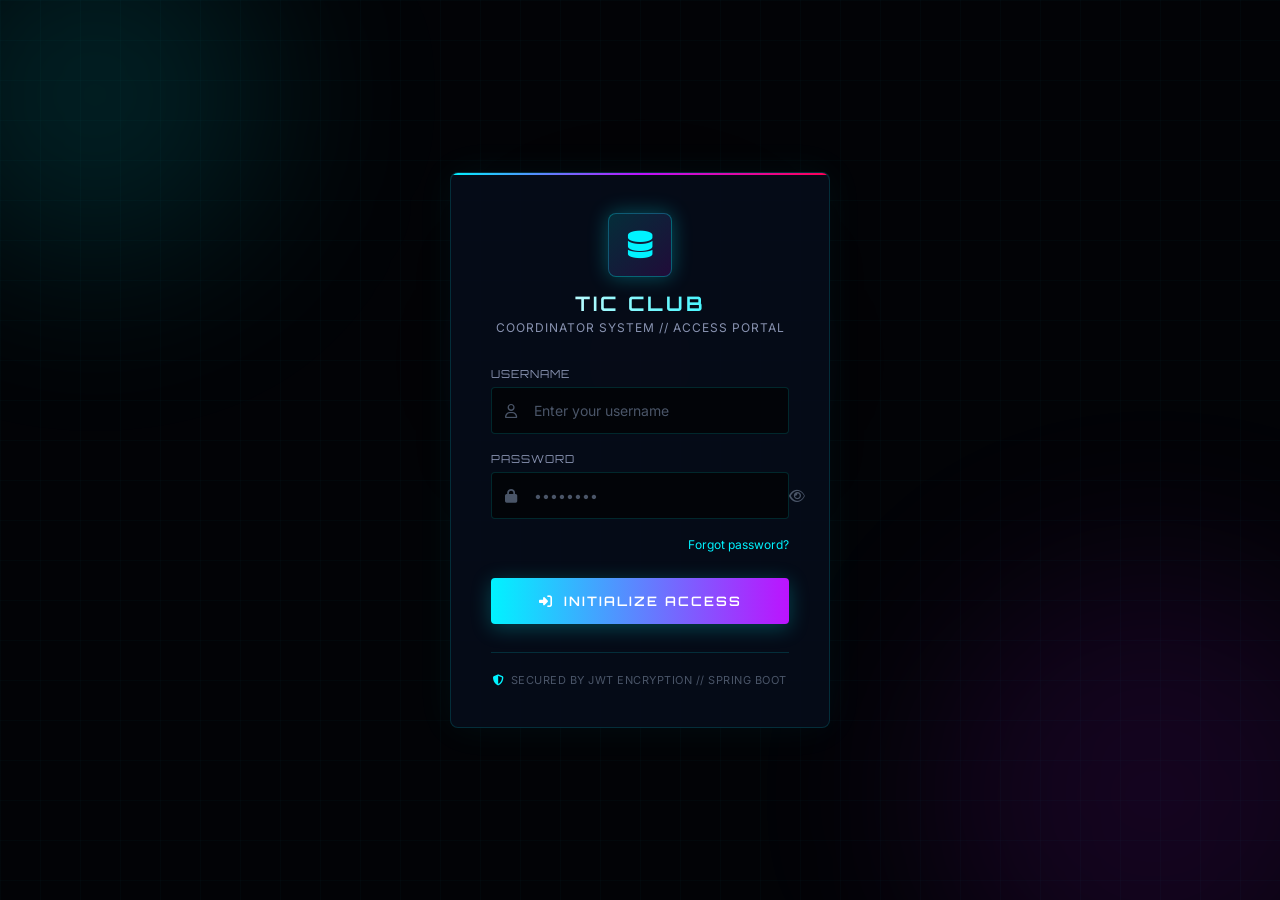
<file: frontend/index.html>
<!DOCTYPE html>
<html lang="en">
<head>
    <meta charset="UTF-8">
    <meta name="viewport" content="width=device-width, initial-scale=1.0">
    <title>Login — TIC Club Data Management</title>
    <link rel="stylesheet" href="https://cdnjs.cloudflare.com/ajax/libs/font-awesome/6.5.0/css/all.min.css">
    <link rel="stylesheet" href="./assets/css/main.css">
    <link rel="stylesheet" href="./assets/css/auth.css">
</head>
<body class="auth-page">
    <!-- Ambient Orbs -->
    <div class="orb orb-1"></div>
    <div class="orb orb-2"></div>
    <div class="orb orb-3"></div>

    <div class="auth-wrap">
        <div class="auth-card">
            <div class="auth-logo">
                <div class="logo-box"><i class="fa-solid fa-database"></i></div>
                <h1>TIC Club</h1>
                <p>COORDINATOR SYSTEM // ACCESS PORTAL</p>
            </div>

            <div class="alert error" id="alertBox">
                <i class="fa-solid fa-triangle-exclamation"></i>
                <span id="alertMsg">Invalid credentials.</span>
            </div>

            <form class="auth-form" id="loginForm" novalidate>
                <div class="input-group">
                    <label>Username</label>
                    <div class="input-icon-wrap">
                        <input class="input-field" type="text" id="username" placeholder="Enter your username" autocomplete="username" required>
                        <i class="fa-regular fa-user"></i>
                    </div>
                </div>

                <div class="input-group">
                    <label>Password</label>
                    <div class="pass-wrap input-icon-wrap">
                        <input class="input-field" type="password" id="password" placeholder="••••••••" autocomplete="current-password" required>
                        <i class="fa-solid fa-lock"></i>
                        <button type="button" class="toggle-pass" id="togglePass">
                            <i class="fa-regular fa-eye" id="eyeIcon"></i>
                        </button>
                    </div>
                </div>

                <div class="form-extras">
                    <a href="forgot-password.html" class="form-link">Forgot password?</a>
                </div>

                <button type="submit" class="auth-btn" id="loginBtn">
                    <i class="fa-solid fa-right-to-bracket" id="btnIcon"></i>
                    <span id="btnText">INITIALIZE ACCESS</span>
                    <div class="spinner" id="loginSpinner"></div>
                </button>
            </form>

            <div class="auth-footer">
                <p><i class="fa-solid fa-shield-halved" style="color:var(--cyan);margin-right:6px;"></i>SECURED BY JWT ENCRYPTION // SPRING BOOT</p>
            </div>
        </div>
    </div>

    <script src="./assets/js/api.js"></script>
    <script src="./assets/js/auth.js"></script>
</body>
</html>
</file>
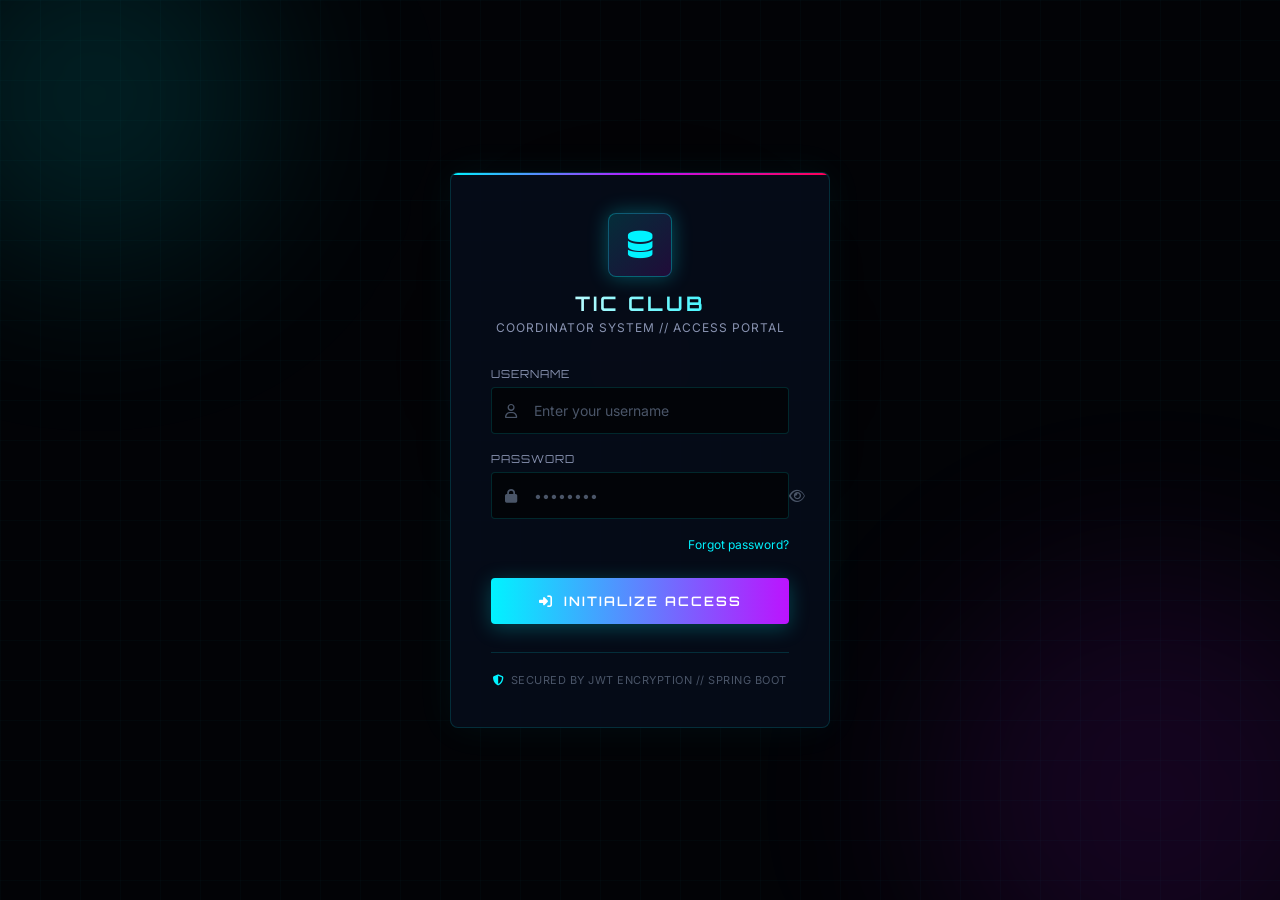
<file: frontend/attendance.html>
<!DOCTYPE html>
<html lang="en">
<head>
    <meta charset="UTF-8">
    <meta name="viewport" content="width=device-width, initial-scale=1.0">
    <title>Attendance — TIC Club System</title>
    <link rel="stylesheet" href="https://cdnjs.cloudflare.com/ajax/libs/font-awesome/6.5.0/css/all.min.css">
    <link rel="stylesheet" href="./assets/css/main.css">
    <link rel="stylesheet" href="./assets/css/dashboard.css">
</head>
<body>
<div class="app">
    <aside class="sidebar">
        <div class="sidebar-brand"><div class="brand-logo"><div class="brand-icon"><i class="fa-solid fa-database"></i></div><div><div class="brand-name">TIC CLUB</div><div class="brand-sub">DATA MANAGEMENT SYSTEM</div></div></div></div>
        <nav>
            <div class="nav-section">
                <div class="nav-label">Core</div>
                <a href="dashboard.html" class="nav-item"><i class="fa-solid fa-gauge-high"></i> Dashboard</a>
                <a href="students.html"  class="nav-item"><i class="fa-solid fa-user-graduate"></i> Students</a>
                <a href="teams.html"     class="nav-item"><i class="fa-solid fa-users"></i> Teams</a>
                <a href="events.html"    class="nav-item"><i class="fa-solid fa-calendar-days"></i> Events</a>
                <a href="attendance.html"class="nav-item active"><i class="fa-solid fa-clipboard-check"></i> Attendance</a>
            </div>
            <div class="nav-section"><div class="nav-label">Analytics</div><a href="reports.html" class="nav-item"><i class="fa-solid fa-chart-bar"></i> Reports</a></div>
        </nav>
        <div class="sidebar-footer"><div class="user-mini"><div class="user-avatar">A</div><div class="user-info"><div class="name">Admin</div><div class="role">ROLE_ADMIN</div></div><button class="logout-btn" id="logoutBtn"><i class="fa-solid fa-right-from-bracket"></i></button></div></div>
    </aside>

    <main class="main">
        <header class="topbar">
            <span class="page-title">ATTENDANCE MANAGEMENT</span>
            <div class="topbar-actions" style="margin-left:auto;"><div class="topbar-icon"><i class="fa-regular fa-bell"></i></div></div>
        </header>

        <div class="page-content">
            <!-- Filter Bar -->
            <div class="card" style="margin-bottom:20px;">
                <div class="section-title" style="margin-bottom:16px;">Filter by Event</div>
                <div style="display:flex;gap:12px;align-items:center;flex-wrap:wrap;">
                    <div style="flex:1;min-width:200px;">
                        <select class="input-field" id="eventFilter" onchange="loadAttendance()">
                            <option value="">Select an Event...</option>
                        </select>
                    </div>
                    <button class="btn btn-primary" onclick="openMarkModal()"><i class="fa-solid fa-plus"></i> Mark Attendance</button>
                </div>
            </div>

            <!-- Attendance Stats -->
            <div style="display:grid;grid-template-columns:repeat(3,1fr);gap:16px;margin-bottom:20px;">
                <div class="stat-card"><div class="stat-icon cyan"><i class="fa-solid fa-users"></i></div><div class="stat-info"><h3 id="totalPresent">—</h3><p>Present</p></div></div>
                <div class="stat-card"><div class="stat-icon pink"><i class="fa-solid fa-user-xmark"></i></div><div class="stat-info"><h3 id="totalAbsent">—</h3><p>Absent</p></div></div>
                <div class="stat-card"><div class="stat-icon purple"><i class="fa-solid fa-percent"></i></div><div class="stat-info"><h3 id="attendanceRate">—</h3><p>Attendance Rate</p></div></div>
            </div>

            <div class="table-card">
                <table class="data-table">
                    <thead>
                        <tr>
                            <th>#</th>
                            <th>Student Name</th>
                            <th>Roll Number</th>
                            <th>Event</th>
                            <th>Status</th>
                            <th>Marked At</th>
                            <th>Actions</th>
                        </tr>
                    </thead>
                    <tbody id="attendanceBody">
                        <tr><td colspan="7" style="text-align:center;color:var(--text3);padding:40px;">Select an event to view attendance.</td></tr>
                    </tbody>
                </table>
            </div>
        </div>
    </main>
</div>

<!-- MARK ATTENDANCE MODAL -->
<div class="modal-overlay" id="markModal">
    <div class="modal">
        <div class="modal-header">
            <span class="modal-title">MARK ATTENDANCE</span>
            <button class="modal-close" onclick="closeMarkModal()"><i class="fa-solid fa-xmark"></i></button>
        </div>
        <form id="attendanceForm" novalidate>
            <div class="form-grid">
                <div class="input-group full">
                    <label>Event</label>
                    <select class="input-field" id="markEvent" required>
                        <option value="">Select Event...</option>
                    </select>
                </div>
                <div class="input-group full">
                    <label>Student</label>
                    <select class="input-field" id="markStudent" required>
                        <option value="">Select Student...</option>
                    </select>
                </div>
                <div class="input-group full">
                    <label>Attendance Status</label>
                    <select class="input-field" id="markStatus" required>
                        <option value="PRESENT">Present</option>
                        <option value="ABSENT">Absent</option>
                        <option value="LATE">Late</option>
                    </select>
                </div>
            </div>
            <div class="form-actions">
                <button type="button" class="btn btn-outline" onclick="closeMarkModal()">Cancel</button>
                <button type="submit" class="btn btn-primary"><i class="fa-solid fa-check"></i> Submit</button>
            </div>
        </form>
    </div>
</div>

<script src="./assets/js/api.js"></script>
<script>
// Auth guard
if(!localStorage.getItem('jwt_token')) window.location.href = 'index.html';
document.getElementById('logoutBtn').addEventListener('click', () => { localStorage.clear(); window.location.href = 'index.html'; });

async function loadEvents() {
    try {
        const events = await API.request('/events');
        const filter = document.getElementById('eventFilter');
        const markEvent = document.getElementById('markEvent');
        events.forEach(e => {
            const opt1 = new Option(e.title, e.id);
            const opt2 = new Option(e.title, e.id);
            filter.appendChild(opt1);
            markEvent.appendChild(opt2);
        });
    } catch(e) { console.error(e); }
}

async function loadStudents() {
    try {
        const students = await API.request('/students');
        const sel = document.getElementById('markStudent');
        students.forEach(s => sel.appendChild(new Option(s.fullName + ' (' + s.rollNumber + ')', s.id)));
    } catch(e) { console.error(e); }
}

async function loadAttendance() {
    const eventId = document.getElementById('eventFilter').value;
    if(!eventId) return;
    try {
        const records = await API.request('/attendance/event/' + eventId);
        const body = document.getElementById('attendanceBody');
        const present = records.filter(r => r.status === 'PRESENT').length;
        const absent  = records.filter(r => r.status === 'ABSENT').length;
        document.getElementById('totalPresent').textContent = present;
        document.getElementById('totalAbsent').textContent = absent;
        document.getElementById('attendanceRate').textContent = records.length ? Math.round((present/records.length)*100) + '%' : '—';
        if(!records.length) { body.innerHTML = '<tr><td colspan="7" style="text-align:center;color:var(--text3);padding:30px;">No records for this event.</td></tr>'; return; }
        body.innerHTML = records.map((r,i) => `
            <tr>
                <td class="text-muted">${i+1}</td>
                <td>${r.studentName || '—'}</td>
                <td class="text-cyan">${r.rollNumber || '—'}</td>
                <td>${r.eventTitle || '—'}</td>
                <td><span class="badge ${r.status==='PRESENT'?'badge-green':r.status==='ABSENT'?'badge-pink':'badge-purple'}">${r.status}</span></td>
                <td class="text-muted">${r.markedAt ? new Date(r.markedAt).toLocaleString() : '—'}</td>
                <td><button class="btn btn-danger" style="padding:5px 10px;font-size:10px;" onclick="deleteRecord(${r.id})"><i class="fa-solid fa-trash"></i></button></td>
            </tr>`).join('');
    } catch(e) { console.error(e); }
}

function openMarkModal() { document.getElementById('markModal').classList.add('active'); }
function closeMarkModal() { document.getElementById('markModal').classList.remove('active'); }

document.getElementById('attendanceForm').addEventListener('submit', async (e) => {
    e.preventDefault();
    try {
        await API.request('/attendance', { method: 'POST', body: JSON.stringify({ eventId: document.getElementById('markEvent').value, studentId: document.getElementById('markStudent').value, status: document.getElementById('markStatus').value }) });
        closeMarkModal();
        loadAttendance();
    } catch(err) { alert('Failed to mark attendance.'); }
});

async function deleteRecord(id) {
    if(!confirm('Remove this attendance record?')) return;
    try { await API.request('/attendance/' + id, { method: 'DELETE' }); loadAttendance(); } catch(e) { alert('Failed.'); }
}

loadEvents(); loadStudents();
</script>
</body>
</html>
</file>
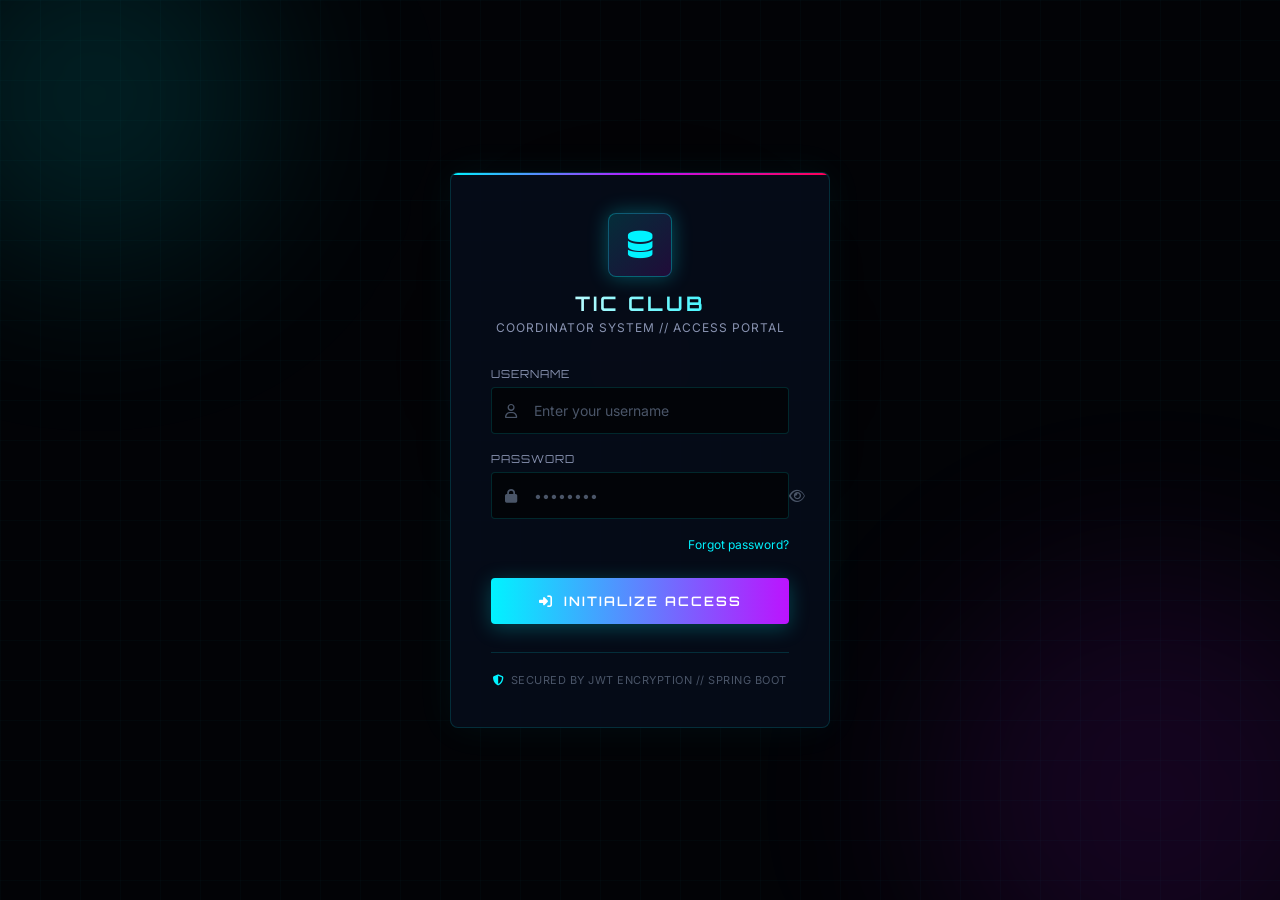
<file: frontend/events.html>
<!DOCTYPE html>
<html lang="en">
<head>
    <meta charset="UTF-8">
    <meta name="viewport" content="width=device-width, initial-scale=1.0">
    <title>Events — TIC Club System</title>
    <link rel="stylesheet" href="https://cdnjs.cloudflare.com/ajax/libs/font-awesome/6.5.0/css/all.min.css">
    <link rel="stylesheet" href="./assets/css/main.css">
    <link rel="stylesheet" href="./assets/css/dashboard.css">
</head>
<body>
<div class="app">
    <aside class="sidebar">
        <div class="sidebar-brand"><div class="brand-logo"><div class="brand-icon"><i class="fa-solid fa-database"></i></div><div><div class="brand-name">TIC CLUB</div><div class="brand-sub">DATA MANAGEMENT SYSTEM</div></div></div></div>
        <nav>
            <div class="nav-section">
                <div class="nav-label">Core</div>
                <a href="dashboard.html" class="nav-item"><i class="fa-solid fa-gauge-high"></i> Dashboard</a>
                <a href="students.html"  class="nav-item"><i class="fa-solid fa-user-graduate"></i> Students</a>
                <a href="teams.html"     class="nav-item"><i class="fa-solid fa-users"></i> Teams</a>
                <a href="events.html"    class="nav-item active"><i class="fa-solid fa-calendar-days"></i> Events</a>
                <a href="attendance.html"class="nav-item"><i class="fa-solid fa-clipboard-check"></i> Attendance</a>
            </div>
            <div class="nav-section"><div class="nav-label">Analytics</div><a href="reports.html" class="nav-item"><i class="fa-solid fa-chart-bar"></i> Reports</a></div>
        </nav>
        <div class="sidebar-footer"><div class="user-mini"><div class="user-avatar">A</div><div class="user-info"><div class="name">Admin</div><div class="role">ROLE_ADMIN</div></div><button class="logout-btn" id="logoutBtn"><i class="fa-solid fa-right-from-bracket"></i></button></div></div>
    </aside>

    <main class="main">
        <header class="topbar">
            <span class="page-title">EVENT MANAGEMENT</span>
            <div class="topbar-search"><i class="fa-solid fa-search"></i><input type="text" id="searchInput" placeholder="Search events..."></div>
            <div class="topbar-actions"><div class="topbar-icon"><i class="fa-regular fa-bell"></i></div></div>
        </header>

        <div class="page-content">
            <div class="section-header" style="margin-bottom:20px;">
                <span class="section-title">All Events</span>
                <button class="btn btn-primary" onclick="openModal()"><i class="fa-solid fa-plus"></i> Schedule Event</button>
            </div>

            <div class="table-card">
                <div class="table-toolbar">
                    <span class="text-muted" style="font-size:13px;">Events: <span id="totalCount" class="text-cyan">0</span></span>
                    <div style="margin-left:auto;display:flex;gap:10px;">
                        <select class="input-field" id="statusFilter" style="padding:8px 12px;width:auto;font-size:12px;">
                            <option value="">All Status</option>
                            <option>Upcoming</option>
                            <option>Completed</option>
                            <option>Cancelled</option>
                        </select>
                    </div>
                </div>
                <table class="data-table">
                    <thead>
                        <tr>
                            <th>#</th>
                            <th>Event Title</th>
                            <th>Date</th>
                            <th>Location</th>
                            <th>Created By</th>
                            <th>Status</th>
                            <th>Actions</th>
                        </tr>
                    </thead>
                    <tbody id="eventsBody">
                        <tr><td colspan="7" style="text-align:center;color:var(--text3);padding:40px;">Loading events...</td></tr>
                    </tbody>
                </table>
            </div>
        </div>
    </main>
</div>

<!-- ADD EVENT MODAL -->
<div class="modal-overlay" id="eventModal">
    <div class="modal" style="max-width:520px;">
        <div class="modal-header">
            <span class="modal-title" id="modalTitle">SCHEDULE EVENT</span>
            <button class="modal-close" onclick="closeModal()"><i class="fa-solid fa-xmark"></i></button>
        </div>
        <form id="eventForm" novalidate>
            <div class="form-grid">
                <div class="input-group full">
                    <label>Event Title</label>
                    <input class="input-field" type="text" id="title" placeholder="e.g. AI Automation Workshop" required>
                </div>
                <div class="input-group full">
                    <label>Description</label>
                    <textarea class="input-field" id="description" placeholder="Event details..." rows="3" style="resize:vertical;"></textarea>
                </div>
                <div class="input-group">
                    <label>Event Date & Time</label>
                    <input class="input-field" type="datetime-local" id="eventDate" required>
                </div>
                <div class="input-group">
                    <label>Location</label>
                    <input class="input-field" type="text" id="location" placeholder="e.g. Lab 301 / Online">
                </div>
            </div>
            <div class="form-actions">
                <button type="button" class="btn btn-outline" onclick="closeModal()">Cancel</button>
                <button type="submit" class="btn btn-primary">
                    <i class="fa-solid fa-calendar-plus"></i> Save Event
                </button>
            </div>
        </form>
    </div>
</div>

<script src="./assets/js/api.js"></script>
<script src="./assets/js/events.js"></script>
</body>
</html>
</file>
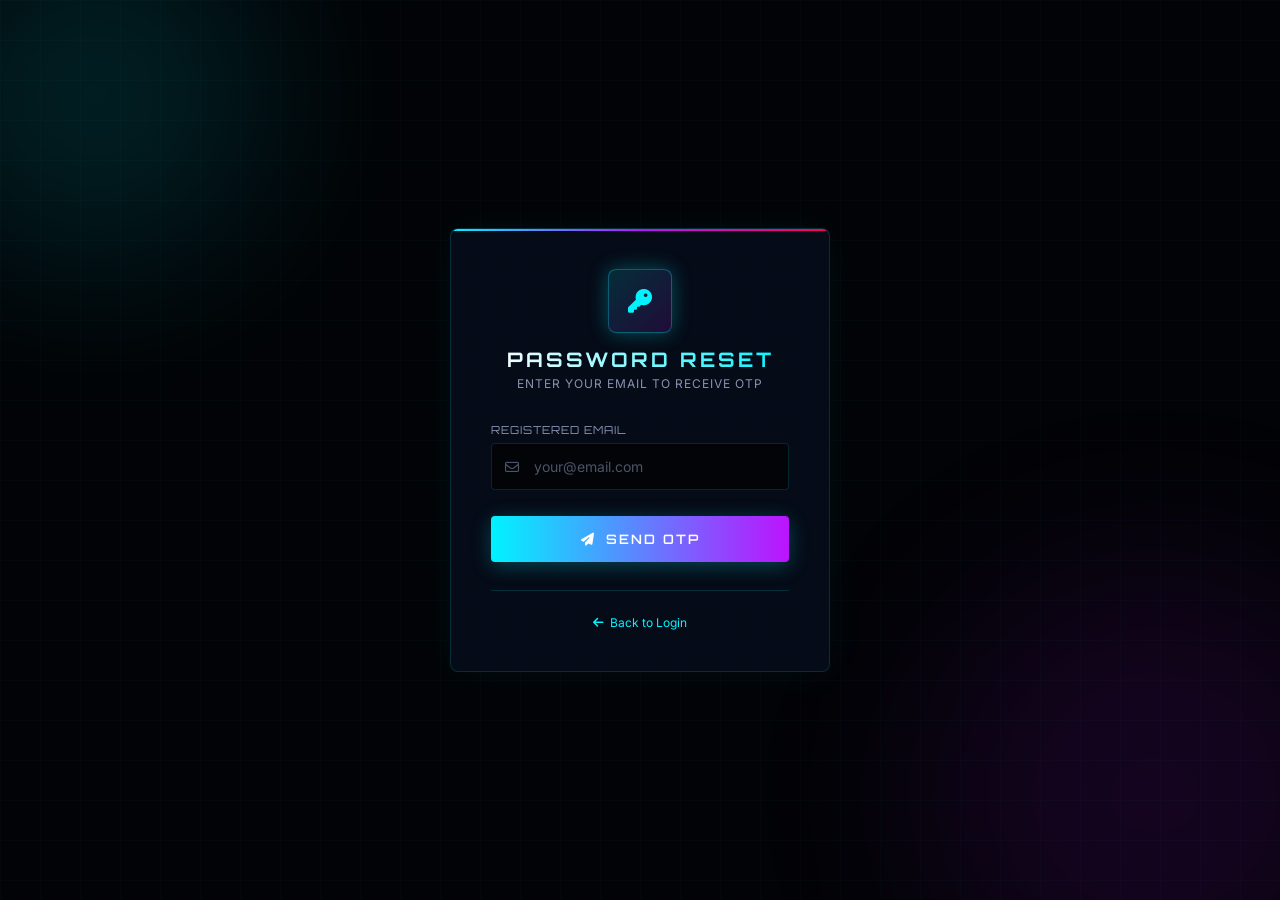
<file: frontend/forgot-password.html>
<!DOCTYPE html>
<html lang="en">
<head>
    <meta charset="UTF-8">
    <meta name="viewport" content="width=device-width, initial-scale=1.0">
    <title>Forgot Password — TIC Club</title>
    <link rel="stylesheet" href="https://cdnjs.cloudflare.com/ajax/libs/font-awesome/6.5.0/css/all.min.css">
    <link rel="stylesheet" href="./assets/css/main.css">
    <link rel="stylesheet" href="./assets/css/auth.css">
</head>
<body class="auth-page">
    <div class="orb orb-1"></div>
    <div class="orb orb-2"></div>

    <div class="auth-wrap">
        <div class="auth-card">
            <div class="auth-logo">
                <div class="logo-box" style="font-size:24px;"><i class="fa-solid fa-key"></i></div>
                <h1>PASSWORD RESET</h1>
                <p>ENTER YOUR EMAIL TO RECEIVE OTP</p>
            </div>

            <div class="alert error" id="alertBox">
                <i class="fa-solid fa-triangle-exclamation"></i>
                <span id="alertMsg">An error occurred.</span>
            </div>
            <div class="alert success" id="successBox">
                <i class="fa-solid fa-check-circle"></i>
                <span id="successMsg">OTP sent! Check your email.</span>
            </div>

            <form class="auth-form" id="forgotForm" novalidate>
                <div class="input-group">
                    <label>Registered Email</label>
                    <div class="input-icon-wrap">
                        <input class="input-field" type="email" id="email" placeholder="your@email.com" required>
                        <i class="fa-regular fa-envelope"></i>
                    </div>
                </div>

                <button type="submit" class="auth-btn" id="submitBtn">
                    <i class="fa-solid fa-paper-plane"></i>
                    <span id="btnText">SEND OTP</span>
                    <div class="spinner" id="spinner"></div>
                </button>
            </form>

            <div class="auth-footer">
                <a href="index.html" class="form-link">
                    <i class="fa-solid fa-arrow-left" style="margin-right:6px;"></i>Back to Login
                </a>
            </div>
        </div>
    </div>

    <script src="./assets/js/api.js"></script>
    <script src="./assets/js/forgot-password.js"></script>
</body>
</html>
</file>
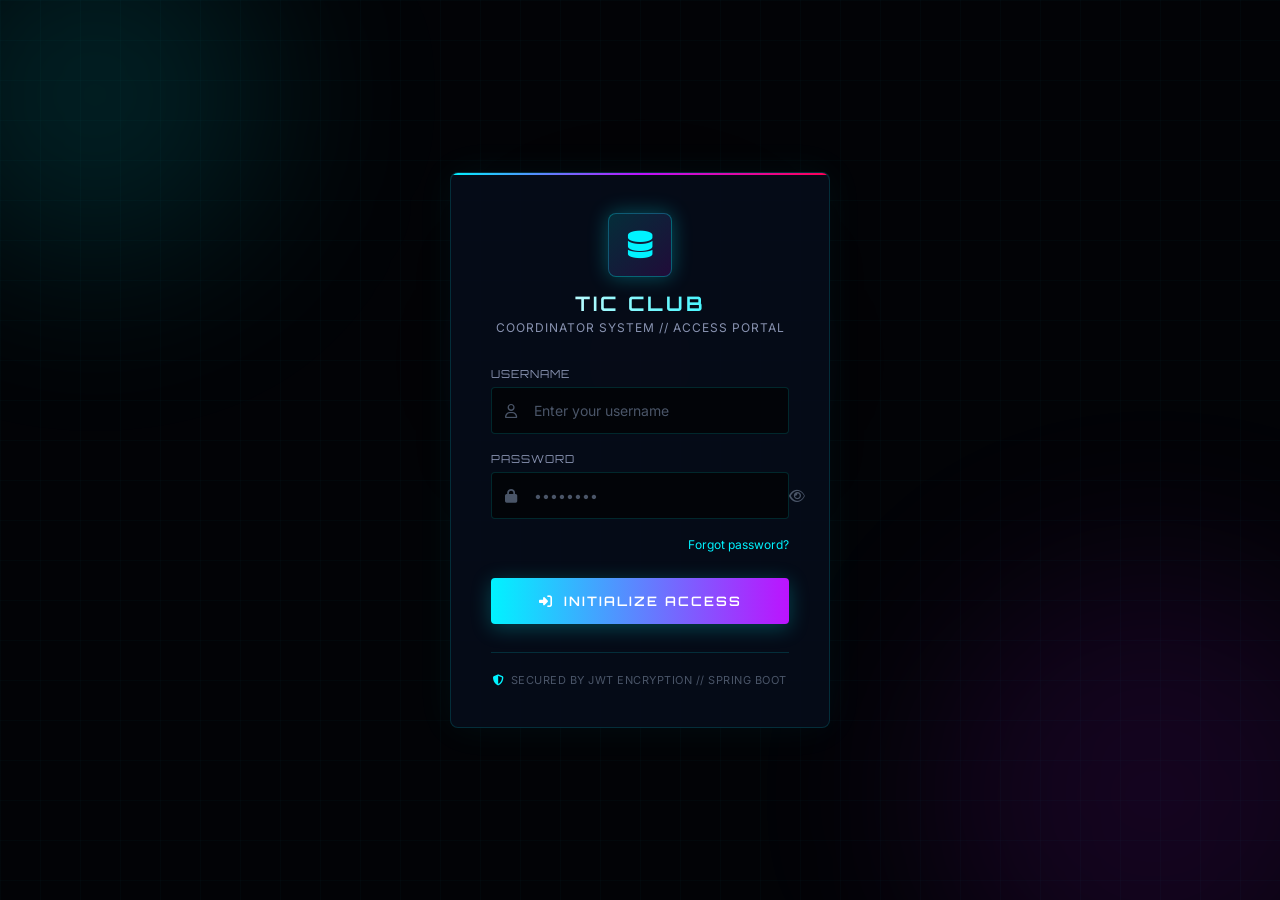
<file: frontend/students.html>
<!DOCTYPE html>
<html lang="en">
<head>
    <meta charset="UTF-8">
    <meta name="viewport" content="width=device-width, initial-scale=1.0">
    <title>Students — TIC Club System</title>
    <link rel="stylesheet" href="https://cdnjs.cloudflare.com/ajax/libs/font-awesome/6.5.0/css/all.min.css">
    <link rel="stylesheet" href="./assets/css/main.css">
    <link rel="stylesheet" href="./assets/css/dashboard.css">
</head>
<body>
<div class="app">
    <aside class="sidebar">
        <div class="sidebar-brand"><div class="brand-logo"><div class="brand-icon"><i class="fa-solid fa-database"></i></div><div><div class="brand-name">TIC CLUB</div><div class="brand-sub">DATA MANAGEMENT SYSTEM</div></div></div></div>
        <nav>
            <div class="nav-section">
                <div class="nav-label">Core</div>
                <a href="dashboard.html" class="nav-item"><i class="fa-solid fa-gauge-high"></i> Dashboard</a>
                <a href="students.html"  class="nav-item active"><i class="fa-solid fa-user-graduate"></i> Students</a>
                <a href="teams.html"     class="nav-item"><i class="fa-solid fa-users"></i> Teams</a>
                <a href="events.html"    class="nav-item"><i class="fa-solid fa-calendar-days"></i> Events</a>
                <a href="attendance.html"class="nav-item"><i class="fa-solid fa-clipboard-check"></i> Attendance</a>
            </div>
            <div class="nav-section"><div class="nav-label">Analytics</div><a href="reports.html" class="nav-item"><i class="fa-solid fa-chart-bar"></i> Reports</a></div>
        </nav>
        <div class="sidebar-footer"><div class="user-mini"><div class="user-avatar" id="avatarInitial">A</div><div class="user-info"><div class="name" id="sidebarUsername">Admin</div><div class="role">ROLE_ADMIN</div></div><button class="logout-btn" id="logoutBtn"><i class="fa-solid fa-right-from-bracket"></i></button></div></div>
    </aside>

    <main class="main">
        <header class="topbar">
            <span class="page-title">STUDENT MANAGEMENT</span>
            <div class="topbar-search"><i class="fa-solid fa-search"></i><input type="text" id="searchInput" placeholder="Search students..." oninput="filterStudents()"></div>
            <div class="topbar-actions"><div class="topbar-icon"><i class="fa-regular fa-bell"></i></div></div>
        </header>

        <div class="page-content">
            <div class="section-header" style="margin-bottom:20px;">
                <span class="section-title">All Students</span>
                <button class="btn btn-primary" onclick="openModal()"><i class="fa-solid fa-plus"></i> Add Student</button>
            </div>

            <div class="table-card">
                <div class="table-toolbar">
                    <span class="text-muted" style="font-size:13px;">Total: <span id="totalCount" class="text-cyan">0</span> students</span>
                    <div style="margin-left:auto;display:flex;gap:10px;">
                        <select class="input-field" id="deptFilter" onchange="filterStudents()" style="padding:8px 12px;width:auto;font-size:12px;">
                            <option value="">All Departments</option>
                            <option>Artificial Intelligence & Data Science</option>
                            <option>Computer Engineering</option>
                            <option>Information Technology</option>
                            <option>Computer Science (Data Science)</option>
                        </select>
                    </div>
                </div>
                <table class="data-table">
                    <thead>
                        <tr>
                            <th>#</th>
                            <th>Name</th>
                            <th>Roll Number</th>
                            <th>Email</th>
                            <th>Department</th>
                            <th>Club Dept.</th>
                            <th>Actions</th>
                        </tr>
                    </thead>
                    <tbody id="studentsBody">
                        <tr><td colspan="7" style="text-align:center;color:var(--text3);padding:40px;">Loading students...</td></tr>
                    </tbody>
                </table>
            </div>
        </div>
    </main>
</div>

<!-- ADD STUDENT MODAL -->
<div class="modal-overlay" id="studentModal">
    <div class="modal">
        <div class="modal-header">
            <span class="modal-title" id="modalTitle">ADD STUDENT</span>
            <button class="modal-close" onclick="closeModal()"><i class="fa-solid fa-xmark"></i></button>
        </div>
        <form id="studentForm" novalidate>
            <div class="form-grid">
                <div class="input-group full">
                    <label>Full Name</label>
                    <input class="input-field" type="text" id="fullName" placeholder="Student's full name" required>
                </div>
                <div class="input-group">
                    <label>Email</label>
                    <input class="input-field" type="email" id="email" placeholder="student@email.com" required>
                </div>
                <div class="input-group">
                    <label>Roll Number</label>
                    <input class="input-field" type="text" id="rollNumber" placeholder="e.g. CS2022001" required>
                </div>
                <div class="input-group">
                    <label>Department</label>
                    <select class="input-field" id="department" required>
                        <option value="">Select dept...</option>
                            <option>Artificial Intelligence & Data Science</option>
                            <option>Computer Science (Data Science)</option>
                            <option>Computer Engineering</option>
                            <option>Information Technology</option>
                    </select>
                </div>
                <div class="input-group full">
                    <label>Phone Number</label>
                    <input class="input-field" type="tel" id="phoneNumber" placeholder="+91 XXXXX XXXXX">
                </div>
            </div>
            <div class="form-actions">
                <button type="button" class="btn btn-outline" onclick="closeModal()">Cancel</button>
                <button type="submit" class="btn btn-primary" id="saveStudentBtn">
                    <i class="fa-solid fa-floppy-disk"></i> Save Student
                </button>
            </div>
        </form>
    </div>
</div>

<script src="./assets/js/api.js"></script>
<script src="./assets/js/students.js"></script>
</body>
</html>
</file>
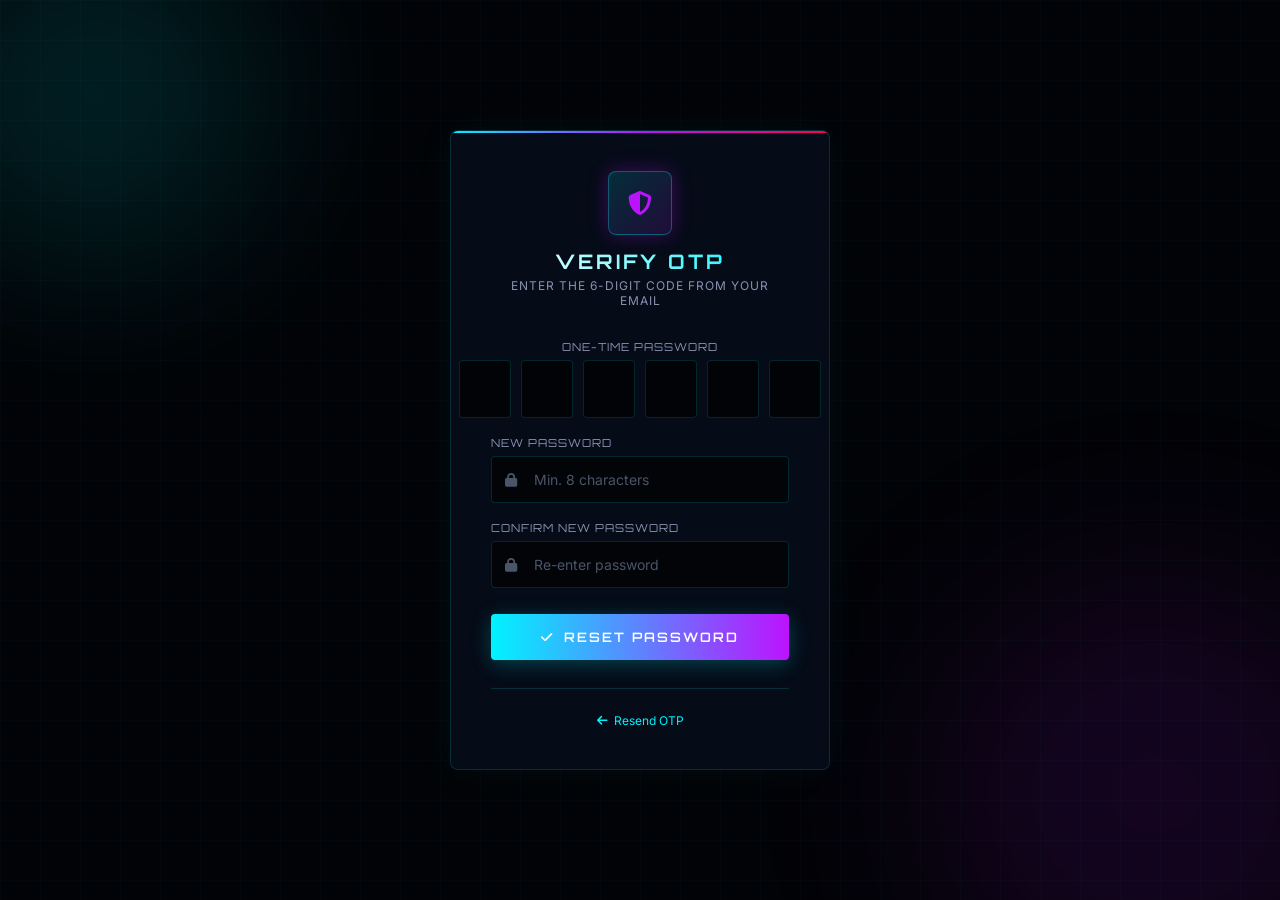
<file: frontend/verify-otp.html>
<!DOCTYPE html>
<html lang="en">
<head>
    <meta charset="UTF-8">
    <meta name="viewport" content="width=device-width, initial-scale=1.0">
    <title>Verify OTP — TIC Club</title>
    <link rel="stylesheet" href="https://cdnjs.cloudflare.com/ajax/libs/font-awesome/6.5.0/css/all.min.css">
    <link rel="stylesheet" href="./assets/css/main.css">
    <link rel="stylesheet" href="./assets/css/auth.css">
</head>
<body class="auth-page">
    <div class="orb orb-1"></div>
    <div class="orb orb-2"></div>

    <div class="auth-wrap">
        <div class="auth-card">
            <div class="auth-logo">
                <div class="logo-box" style="font-size:24px;color:var(--purple);box-shadow:var(--glow-purple);"><i class="fa-solid fa-shield-halved"></i></div>
                <h1>VERIFY OTP</h1>
                <p>ENTER THE 6-DIGIT CODE FROM YOUR EMAIL</p>
            </div>

            <div class="alert error" id="alertBox">
                <i class="fa-solid fa-triangle-exclamation"></i>
                <span id="alertMsg">Invalid OTP.</span>
            </div>

            <form class="auth-form" id="otpForm" novalidate>
                <div class="input-group" style="align-items:center;">
                    <label>ONE-TIME PASSWORD</label>
                    <div class="otp-wrap">
                        <input class="otp-input" type="text" maxlength="1" id="otp1" inputmode="numeric">
                        <input class="otp-input" type="text" maxlength="1" id="otp2" inputmode="numeric">
                        <input class="otp-input" type="text" maxlength="1" id="otp3" inputmode="numeric">
                        <input class="otp-input" type="text" maxlength="1" id="otp4" inputmode="numeric">
                        <input class="otp-input" type="text" maxlength="1" id="otp5" inputmode="numeric">
                        <input class="otp-input" type="text" maxlength="1" id="otp6" inputmode="numeric">
                    </div>
                </div>

                <div class="input-group">
                    <label>New Password</label>
                    <div class="pass-wrap input-icon-wrap">
                        <input class="input-field" type="password" id="newPassword" placeholder="Min. 8 characters" required>
                        <i class="fa-solid fa-lock"></i>
                    </div>
                </div>

                <div class="input-group">
                    <label>Confirm New Password</label>
                    <div class="input-icon-wrap">
                        <input class="input-field" type="password" id="confirmPassword" placeholder="Re-enter password" required>
                        <i class="fa-solid fa-lock"></i>
                    </div>
                </div>

                <button type="submit" class="auth-btn" id="submitBtn">
                    <i class="fa-solid fa-check"></i>
                    <span id="btnText">RESET PASSWORD</span>
                    <div class="spinner" id="spinner"></div>
                </button>
            </form>

            <div class="auth-footer">
                <a href="forgot-password.html" class="form-link">
                    <i class="fa-solid fa-arrow-left" style="margin-right:6px;"></i>Resend OTP
                </a>
            </div>
        </div>
    </div>

    <script src="./assets/js/api.js"></script>
    <script src="./assets/js/otp.js"></script>
</body>
</html>
</file>
<file: frontend/assets/css/main.css>
/* ================================================
   GLOBAL DESIGN SYSTEM - TIC CLUB CYBERPUNK THEME
   ================================================ */

@import url('https://fonts.googleapis.com/css2?family=Orbitron:wght@400;500;600;700;900&family=Inter:wght@300;400;500;600;700&display=swap');

:root {
    /* === CORE COLORS === */
    --cyan: #00f3ff;
    --purple: #bc13fe;
    --pink: #ff0055;
    --bg: #020306;
    --bg2: #060d1a;
    --bg3: #0a1628;
    --surface: rgba(6, 13, 26, 0.85);
    --surface2: rgba(10, 22, 40, 0.6);
    --border: rgba(0, 243, 255, 0.15);
    --border2: rgba(0, 243, 255, 0.3);

    /* === TEXT === */
    --text: #ffffff;
    --text2: #8892b0;
    --text3: #4a5568;

    /* === GRADIENTS === */
    --grad-cyber: linear-gradient(90deg, var(--cyan), var(--purple), var(--pink));
    --grad-btn: linear-gradient(90deg, var(--cyan), var(--purple));
    --grad-bg: linear-gradient(135deg, #020306 0%, #060d1a 50%, #020306 100%);

    /* === GLOWS === */
    --glow-cyan: 0 0 20px rgba(0, 243, 255, 0.3);
    --glow-purple: 0 0 20px rgba(188, 19, 254, 0.3);
    --glow-pink: 0 0 20px rgba(255, 0, 85, 0.3);
    --glow-panel: 0 0 40px rgba(0, 243, 255, 0.05);

    /* === FONTS === */
    --font-head: 'Orbitron', sans-serif;
    --font-body: 'Inter', sans-serif;

    /* === EFFECTS === */
    --transition: all 0.2s cubic-bezier(0.4, 0, 0.2, 1);
    --blur: blur(10px);
    --radius: 4px;
    --radius-lg: 8px;
}

/* === RESET === */
*,
*::before,
*::after {
    margin: 0;
    padding: 0;
    box-sizing: border-box;
}

html {
    scroll-behavior: smooth;
}

body {
    font-family: var(--font-body);
    background: var(--bg);
    color: var(--text);
    min-height: 100vh;
    overflow-x: hidden;
    /* Subtle grid overlay */
    background-image:
        linear-gradient(rgba(0, 243, 255, 0.02) 1px, transparent 1px),
        linear-gradient(90deg, rgba(0, 243, 255, 0.02) 1px, transparent 1px);
    background-size: 40px 40px;
}

/* === GLASS PANEL === */
.glass {
    background: var(--surface);
    backdrop-filter: var(--blur);
    -webkit-backdrop-filter: var(--blur);
    border: 1px solid var(--border);
    box-shadow: var(--glow-panel);
}

/* === TYPOGRAPHY === */
h1,
h2,
h3,
h4 {
    font-family: var(--font-head);
    letter-spacing: 1px;
}

a {
    text-decoration: none;
    color: var(--cyan);
    transition: var(--transition);
}

a:hover {
    color: #fff;
}

/* === CYBER GRADIENT TEXT === */
.grad-text {
    background: var(--grad-cyber);
    -webkit-background-clip: text;
    -webkit-text-fill-color: transparent;
    background-clip: text;
}

/* === BUTTONS === */
.btn {
    font-family: var(--font-head);
    font-size: 13px;
    font-weight: 600;
    letter-spacing: 1.5px;
    text-transform: uppercase;
    padding: 12px 28px;
    border: none;
    border-radius: var(--radius);
    cursor: pointer;
    display: inline-flex;
    align-items: center;
    gap: 8px;
    transition: var(--transition);
}

.btn-primary {
    background: var(--grad-btn);
    color: #fff;
    box-shadow: 0 4px 15px rgba(0, 243, 255, 0.2);
}

.btn-primary:hover {
    transform: translateY(-2px) scale(1.02);
    box-shadow: 0 8px 25px rgba(0, 243, 255, 0.5);
}

.btn-outline {
    background: transparent;
    color: var(--cyan);
    border: 1px solid var(--border2);
}

.btn-outline:hover {
    background: rgba(0, 243, 255, 0.08);
    box-shadow: var(--glow-cyan);
}

.btn-danger {
    background: rgba(255, 0, 85, 0.15);
    color: var(--pink);
    border: 1px solid rgba(255, 0, 85, 0.3);
}

.btn-danger:hover {
    background: rgba(255, 0, 85, 0.25);
    box-shadow: var(--glow-pink);
}

/* === INPUTS === */
.input-field {
    width: 100%;
    background: rgba(2, 3, 6, 0.8);
    border: 1px solid var(--border);
    border-radius: var(--radius);
    padding: 14px 16px;
    color: var(--text);
    font-family: var(--font-body);
    font-size: 14px;
    outline: none;
    transition: var(--transition);
}

.input-field::placeholder {
    color: var(--text3);
}

.input-field:focus {
    border-color: var(--cyan);
    box-shadow: 0 0 12px rgba(0, 243, 255, 0.2);
}

.input-group {
    position: relative;
    display: flex;
    flex-direction: column;
    gap: 6px;
}

.input-group label {
    font-size: 11px;
    font-family: var(--font-head);
    letter-spacing: 1px;
    text-transform: uppercase;
    color: var(--text2);
}

.input-icon-wrap {
    position: relative;
}

.input-icon-wrap i {
    position: absolute;
    left: 14px;
    top: 50%;
    transform: translateY(-50%);
    color: var(--text3);
    font-size: 14px;
    pointer-events: none;
    transition: var(--transition);
}

.input-icon-wrap .input-field {
    padding-left: 42px;
}

.input-icon-wrap .input-field:focus~i,
.input-icon-wrap:focus-within i {
    color: var(--cyan);
}

/* === TABLES === */
.data-table {
    width: 100%;
    border-collapse: collapse;
    font-size: 14px;
}

.data-table th {
    font-family: var(--font-head);
    font-size: 10px;
    letter-spacing: 2px;
    text-transform: uppercase;
    color: var(--text2);
    padding: 14px 16px;
    text-align: left;
    border-bottom: 1px solid var(--border);
}

.data-table td {
    padding: 14px 16px;
    border-bottom: 1px solid rgba(0, 243, 255, 0.05);
    color: var(--text);
    transition: var(--transition);
}

.data-table tr:hover td {
    background: rgba(0, 243, 255, 0.03);
}

/* === BADGES === */
.badge {
    display: inline-block;
    padding: 3px 10px;
    border-radius: 100px;
    font-size: 11px;
    font-weight: 600;
    letter-spacing: 0.5px;
}

.badge-cyan {
    background: rgba(0, 243, 255, 0.12);
    color: var(--cyan);
    border: 1px solid rgba(0, 243, 255, 0.3);
}

.badge-purple {
    background: rgba(188, 19, 254, 0.12);
    color: var(--purple);
    border: 1px solid rgba(188, 19, 254, 0.3);
}

.badge-pink {
    background: rgba(255, 0, 85, 0.12);
    color: var(--pink);
    border: 1px solid rgba(255, 0, 85, 0.3);
}

.badge-green {
    background: rgba(0, 255, 136, 0.12);
    color: #00ff88;
    border: 1px solid rgba(0, 255, 136, 0.3);
}

/* === CARDS === */
.card {
    background: var(--surface);
    border: 1px solid var(--border);
    border-radius: var(--radius-lg);
    padding: 24px;
    transition: var(--transition);
}

.card:hover {
    border-color: var(--border2);
    box-shadow: var(--glow-panel);
}

/* === STAT CARDS === */
.stat-card {
    background: var(--surface2);
    border: 1px solid var(--border);
    border-radius: var(--radius-lg);
    padding: 20px;
    display: flex;
    align-items: center;
    gap: 16px;
    transition: var(--transition);
    position: relative;
    overflow: hidden;
}

.stat-card::before {
    content: '';
    position: absolute;
    top: 0;
    left: 0;
    right: 0;
    height: 2px;
    background: var(--grad-cyber);
}

.stat-card:hover {
    transform: translateY(-2px);
    box-shadow: var(--glow-cyan);
    border-color: var(--border2);
}

.stat-icon {
    width: 48px;
    height: 48px;
    border-radius: var(--radius);
    display: flex;
    align-items: center;
    justify-content: center;
    font-size: 20px;
}

.stat-icon.cyan {
    background: rgba(0, 243, 255, 0.1);
    color: var(--cyan);
    box-shadow: 0 0 12px rgba(0, 243, 255, 0.2);
}

.stat-icon.purple {
    background: rgba(188, 19, 254, 0.1);
    color: var(--purple);
    box-shadow: 0 0 12px rgba(188, 19, 254, 0.2);
}

.stat-icon.pink {
    background: rgba(255, 0, 85, 0.1);
    color: var(--pink);
    box-shadow: 0 0 12px rgba(255, 0, 85, 0.2);
}

.stat-icon.green {
    background: rgba(0, 255, 136, 0.1);
    color: #00ff88;
    box-shadow: 0 0 12px rgba(0, 255, 136, 0.2);
}

.stat-info h3 {
    font-size: 28px;
    font-family: var(--font-head);
    font-weight: 700;
}

.stat-info p {
    font-size: 12px;
    color: var(--text2);
    text-transform: uppercase;
    letter-spacing: 1px;
    margin-top: 2px;
}

/* === SECTION HEADER === */
.section-header {
    display: flex;
    align-items: center;
    justify-content: space-between;
    margin-bottom: 24px;
}

.section-title {
    font-family: var(--font-head);
    font-size: 14px;
    letter-spacing: 2px;
    text-transform: uppercase;
    color: var(--text2);
    display: flex;
    align-items: center;
    gap: 10px;
}

.section-title::before {
    content: '';
    display: block;
    width: 3px;
    height: 16px;
    background: var(--grad-btn);
    border-radius: 2px;
}

/* === MODAL === */
.modal-overlay {
    display: none;
    position: fixed;
    inset: 0;
    background: rgba(2, 3, 6, 0.85);
    backdrop-filter: blur(4px);
    z-index: 1000;
    align-items: center;
    justify-content: center;
    padding: 20px;
}

.modal-overlay.active {
    display: flex;
}

.modal {
    background: var(--bg2);
    border: 1px solid var(--border2);
    border-radius: var(--radius-lg);
    padding: 32px;
    width: 100%;
    max-width: 480px;
    box-shadow: var(--glow-cyan);
    animation: slideUp 0.3s ease;
}

.modal-header {
    display: flex;
    align-items: center;
    justify-content: space-between;
    margin-bottom: 24px;
}

.modal-title {
    font-family: var(--font-head);
    font-size: 14px;
    letter-spacing: 2px;
    text-transform: uppercase;
    color: var(--cyan);
}

.modal-close {
    background: none;
    border: none;
    color: var(--text2);
    cursor: pointer;
    font-size: 18px;
    transition: var(--transition);
}

.modal-close:hover {
    color: var(--pink);
}

/* === FORM GRID === */
.form-grid {
    display: grid;
    grid-template-columns: 1fr 1fr;
    gap: 16px;
}

.form-grid .full {
    grid-column: 1 / -1;
}

.form-actions {
    display: flex;
    gap: 12px;
    justify-content: flex-end;
    margin-top: 24px;
}

/* === TOAST NOTIFICATION === */
.toast {
    position: fixed;
    bottom: 24px;
    right: 24px;
    padding: 14px 20px;
    border-radius: var(--radius);
    font-size: 13px;
    display: flex;
    align-items: center;
    gap: 10px;
    z-index: 9999;
    animation: slideUp 0.3s ease;
    min-width: 260px;
}

.toast.success {
    background: rgba(0, 255, 136, 0.1);
    border: 1px solid rgba(0, 255, 136, 0.3);
    color: #00ff88;
}

.toast.error {
    background: rgba(255, 0, 85, 0.1);
    border: 1px solid rgba(255, 0, 85, 0.3);
    color: var(--pink);
}

.toast.info {
    background: rgba(0, 243, 255, 0.1);
    border: 1px solid var(--border2);
    color: var(--cyan);
}

/* === SCROLLBAR === */
::-webkit-scrollbar {
    width: 6px;
}

::-webkit-scrollbar-track {
    background: var(--bg);
}

::-webkit-scrollbar-thumb {
    background: var(--border2);
    border-radius: 3px;
}

::-webkit-scrollbar-thumb:hover {
    background: var(--cyan);
}

/* === LOADER SPINNER === */
.spinner {
    width: 18px;
    height: 18px;
    border: 2px solid rgba(255, 255, 255, 0.2);
    border-top-color: white;
    border-radius: 50%;
    animation: spin 0.8s linear infinite;
    display: none;
}

.spinner.active {
    display: block;
}

/* === KEYFRAMES === */
@keyframes slideUp {
    from {
        opacity: 0;
        transform: translateY(20px);
    }

    to {
        opacity: 1;
        transform: translateY(0);
    }
}

@keyframes fadeIn {
    from {
        opacity: 0;
    }

    to {
        opacity: 1;
    }
}

@keyframes spin {
    to {
        transform: rotate(360deg);
    }
}

@keyframes pulse {

    0%,
    100% {
        box-shadow: 0 0 0 0 rgba(0, 243, 255, 0.4);
    }

    50% {
        box-shadow: 0 0 0 10px rgba(0, 243, 255, 0);
    }
}

@keyframes glow-flicker {

    0%,
    100% {
        opacity: 1;
    }

    50% {
        opacity: 0.7;
    }
}

@keyframes float {

    0%,
    100% {
        transform: translateY(0);
    }

    50% {
        transform: translateY(-16px);
    }
}

/* === UTILITY === */
.text-cyan {
    color: var(--cyan);
}

.text-purple {
    color: var(--purple);
}

.text-pink {
    color: var(--pink);
}

.text-muted {
    color: var(--text2);
}

.mt-4 {
    margin-top: 16px;
}

.mt-6 {
    margin-top: 24px;
}

.flex {
    display: flex;
}

.items-center {
    align-items: center;
}

.gap-2 {
    gap: 8px;
}

.gap-3 {
    gap: 12px;
}
</file>
<file: frontend/assets/css/auth.css>
/* ==================
   AUTH PAGE STYLES
   ================== */

/* Auth Layout */
body.auth-page {
    display: flex;
    align-items: center;
    justify-content: center;
    min-height: 100vh;
    overflow: hidden;
    position: relative;
}

/* Ambient Glow Orbs */
.orb {
    position: fixed;
    border-radius: 50%;
    filter: blur(90px);
    pointer-events: none;
    z-index: 0;
}

.orb-1 {
    width: 350px;
    height: 350px;
    background: rgba(0, 243, 255, 0.12);
    top: -80px;
    left: -80px;
    animation: float 12s ease-in-out infinite;
}

.orb-2 {
    width: 450px;
    height: 450px;
    background: rgba(188, 19, 254, 0.1);
    bottom: -120px;
    right: -100px;
    animation: float 15s ease-in-out infinite reverse;
}

.orb-3 {
    width: 200px;
    height: 200px;
    background: rgba(255, 0, 85, 0.08);
    top: 40%;
    left: 50%;
    transform: translate(-50%, -50%);
    animation: float 8s ease-in-out infinite;
}

/* Auth Card */
.auth-wrap {
    position: relative;
    z-index: 10;
    width: 100%;
    max-width: 420px;
    padding: 20px;
    animation: slideUp 0.5s ease;
}

.auth-card {
    background: rgba(6, 13, 26, 0.9);
    border: 1px solid var(--border);
    border-radius: var(--radius-lg);
    padding: 40px;
    box-shadow: var(--glow-panel), inset 0 1px 0 rgba(0, 243, 255, 0.08);
    position: relative;
    overflow: hidden;
}

/* top highlight line */
.auth-card::before {
    content: '';
    position: absolute;
    top: 0;
    left: 0;
    right: 0;
    height: 2px;
    background: var(--grad-cyber);
}

/* Logo */
.auth-logo {
    text-align: center;
    margin-bottom: 32px;
}

.logo-box {
    width: 64px;
    height: 64px;
    background: linear-gradient(135deg, rgba(0, 243, 255, 0.15), rgba(188, 19, 254, 0.15));
    border: 1px solid var(--border2);
    border-radius: var(--radius-lg);
    display: flex;
    align-items: center;
    justify-content: center;
    margin: 0 auto 14px;
    font-size: 28px;
    color: var(--cyan);
    transition: var(--transition);
    box-shadow: var(--glow-cyan);
}

.logo-box:hover {
    transform: rotate(-5deg) scale(1.05);
}

.auth-logo h1 {
    font-family: var(--font-head);
    font-size: 20px;
    letter-spacing: 3px;
    text-transform: uppercase;
    background: linear-gradient(to right, #fff, var(--cyan));
    -webkit-background-clip: text;
    -webkit-text-fill-color: transparent;
    background-clip: text;
}

.auth-logo p {
    font-size: 12px;
    color: var(--text2);
    letter-spacing: 1px;
    margin-top: 4px;
}

/* Form */
.auth-form {
    display: flex;
    flex-direction: column;
    gap: 18px;
}

.pass-wrap {
    position: relative;
}

.pass-wrap .input-field {
    padding-right: 44px;
}

.toggle-pass {
    position: absolute;
    right: 14px;
    top: 50%;
    transform: translateY(-50%);
    background: none;
    border: none;
    color: var(--text3);
    cursor: pointer;
    font-size: 14px;
    transition: var(--transition);
}

.toggle-pass:hover {
    color: var(--cyan);
}

.form-extras {
    display: flex;
    align-items: center;
    justify-content: flex-end;
}

.form-link {
    font-size: 12px;
    color: var(--cyan);
}

.form-link:hover {
    color: var(--purple);
}

/* Auth Button */
.auth-btn {
    width: 100%;
    padding: 15px;
    background: var(--grad-btn);
    border: none;
    border-radius: var(--radius);
    color: #fff;
    font-family: var(--font-head);
    font-size: 13px;
    font-weight: 600;
    letter-spacing: 2px;
    text-transform: uppercase;
    cursor: pointer;
    display: flex;
    align-items: center;
    justify-content: center;
    gap: 10px;
    box-shadow: 0 4px 20px rgba(0, 243, 255, 0.25);
    transition: var(--transition);
    position: relative;
    overflow: hidden;
    margin-top: 8px;
}

.auth-btn:hover {
    transform: translateY(-2px);
    box-shadow: 0 8px 30px rgba(0, 243, 255, 0.5);
}

.auth-btn:active {
    transform: translateY(0);
}

.auth-btn.loading {
    pointer-events: none;
    opacity: 0.7;
}

/* Error / Success Alert */
.alert {
    padding: 12px 16px;
    border-radius: var(--radius);
    font-size: 13px;
    display: none;
    align-items: center;
    gap: 10px;
}

.alert.show {
    display: flex;
    animation: fadeIn 0.3s ease;
}

.alert.error {
    background: rgba(255, 0, 85, 0.1);
    border: 1px solid rgba(255, 0, 85, 0.3);
    color: #ff6b8a;
}

.alert.success {
    background: rgba(0, 255, 136, 0.1);
    border: 1px solid rgba(0, 255, 136, 0.3);
    color: #00ff88;
}

.alert.info {
    background: rgba(0, 243, 255, 0.1);
    border: 1px solid var(--border2);
    color: var(--cyan);
}

/* Auth Footer */
.auth-footer {
    text-align: center;
    margin-top: 28px;
    padding-top: 20px;
    border-top: 1px solid var(--border);
}

.auth-footer p {
    font-size: 11px;
    color: var(--text3);
    letter-spacing: 0.5px;
}

/* OTP Inputs */
.otp-wrap {
    display: flex;
    gap: 10px;
    justify-content: center;
}

.otp-input {
    width: 52px;
    height: 58px;
    text-align: center;
    font-family: var(--font-head);
    font-size: 22px;
    font-weight: 700;
    background: rgba(2, 3, 6, 0.9);
    border: 1px solid var(--border);
    border-radius: var(--radius);
    color: var(--cyan);
    outline: none;
    transition: var(--transition);
}

.otp-input:focus {
    border-color: var(--cyan);
    box-shadow: 0 0 12px rgba(0, 243, 255, 0.3);
}
</file>
<file: frontend/assets/css/dashboard.css>
/* ========================
   DASHBOARD + APP LAYOUT
   ======================== */

/* === APP SHELL === */
.app {
    display: flex;
    min-height: 100vh;
}

/* === SIDEBAR === */
.sidebar {
    width: 240px;
    min-width: 240px;
    background: rgba(6, 13, 26, 0.98);
    border-right: 1px solid var(--border);
    display: flex;
    flex-direction: column;
    position: fixed;
    top: 0;
    left: 0;
    bottom: 0;
    z-index: 100;
    transition: var(--transition);
}

.sidebar-brand {
    padding: 24px 20px;
    border-bottom: 1px solid var(--border);
}

.brand-logo {
    display: flex;
    align-items: center;
    gap: 12px;
}

.brand-icon {
    width: 36px;
    height: 36px;
    background: linear-gradient(135deg, var(--cyan), var(--purple));
    border-radius: var(--radius);
    display: flex;
    align-items: center;
    justify-content: center;
    font-size: 16px;
    color: #fff;
    box-shadow: var(--glow-cyan);
}

.brand-name {
    font-family: var(--font-head);
    font-size: 14px;
    font-weight: 700;
    letter-spacing: 2px;
    background: linear-gradient(to right, #fff, var(--cyan));
    -webkit-background-clip: text;
    -webkit-text-fill-color: transparent;
    background-clip: text;
}

.brand-sub {
    font-size: 10px;
    color: var(--text3);
    letter-spacing: 1px;
}

.nav-section {
    padding: 20px 12px 8px;
}

.nav-label {
    font-size: 9px;
    font-family: var(--font-head);
    letter-spacing: 2px;
    text-transform: uppercase;
    color: var(--text3);
    padding: 0 8px;
    margin-bottom: 6px;
}

.nav-item {
    display: flex;
    align-items: center;
    gap: 12px;
    padding: 11px 12px;
    border-radius: var(--radius);
    color: var(--text2);
    font-size: 13px;
    font-weight: 500;
    text-decoration: none;
    transition: var(--transition);
    position: relative;
    cursor: pointer;
    border: 1px solid transparent;
}

.nav-item i {
    width: 18px;
    text-align: center;
    font-size: 14px;
}

.nav-item:hover {
    color: var(--cyan);
    background: rgba(0, 243, 255, 0.06);
    border-color: rgba(0, 243, 255, 0.1);
}

.nav-item.active {
    color: var(--cyan);
    background: rgba(0, 243, 255, 0.08);
    border-color: var(--border);
}

.nav-item.active::before {
    content: '';
    position: absolute;
    left: 0;
    top: 0;
    bottom: 0;
    width: 3px;
    background: var(--grad-btn);
    border-radius: 2px;
}

.sidebar-footer {
    margin-top: auto;
    padding: 16px 12px;
    border-top: 1px solid var(--border);
}

.user-mini {
    display: flex;
    align-items: center;
    gap: 10px;
    padding: 10px 12px;
    border-radius: var(--radius);
    border: 1px solid var(--border);
    cursor: pointer;
    transition: var(--transition);
}

.user-mini:hover {
    border-color: var(--border2);
}

.user-avatar {
    width: 32px;
    height: 32px;
    background: var(--grad-btn);
    border-radius: 50%;
    display: flex;
    align-items: center;
    justify-content: center;
    font-size: 12px;
    font-weight: 700;
    flex-shrink: 0;
}

.user-info .name {
    font-size: 12px;
    font-weight: 600;
    color: var(--text);
}

.user-info .role {
    font-size: 10px;
    color: var(--text3);
    letter-spacing: 0.5px;
}

.logout-btn {
    margin-left: auto;
    background: none;
    border: none;
    color: var(--text3);
    cursor: pointer;
    font-size: 14px;
    transition: var(--transition);
}

.logout-btn:hover {
    color: var(--pink);
}

/* === MAIN CONTENT === */
.main {
    margin-left: 240px;
    flex: 1;
    display: flex;
    flex-direction: column;
    min-height: 100vh;
}

/* === TOPBAR === */
.topbar {
    height: 64px;
    background: rgba(6, 13, 26, 0.95);
    border-bottom: 1px solid var(--border);
    display: flex;
    align-items: center;
    padding: 0 28px;
    gap: 16px;
    position: sticky;
    top: 0;
    z-index: 50;
    backdrop-filter: var(--blur);
}

.page-title {
    font-family: var(--font-head);
    font-size: 14px;
    letter-spacing: 2px;
    text-transform: uppercase;
    color: var(--text2);
}

.topbar-search {
    flex: 1;
    max-width: 320px;
    margin-left: 24px;
    position: relative;
}

.topbar-search i {
    position: absolute;
    left: 12px;
    top: 50%;
    transform: translateY(-50%);
    color: var(--text3);
    font-size: 13px;
}

.topbar-search input {
    width: 100%;
    background: rgba(2, 3, 6, 0.6);
    border: 1px solid var(--border);
    border-radius: 100px;
    padding: 8px 14px 8px 36px;
    color: var(--text);
    font-size: 13px;
    outline: none;
    transition: var(--transition);
}

.topbar-search input:focus {
    border-color: var(--border2);
    box-shadow: 0 0 10px rgba(0, 243, 255, 0.15);
}

.topbar-search input::placeholder {
    color: var(--text3);
}

.topbar-actions {
    margin-left: auto;
    display: flex;
    align-items: center;
    gap: 12px;
}

.topbar-icon {
    width: 36px;
    height: 36px;
    background: var(--surface);
    border: 1px solid var(--border);
    border-radius: var(--radius);
    display: flex;
    align-items: center;
    justify-content: center;
    color: var(--text2);
    font-size: 14px;
    cursor: pointer;
    transition: var(--transition);
}

.topbar-icon:hover {
    color: var(--cyan);
    border-color: var(--border2);
}

/* === PAGE CONTENT === */
.page-content {
    padding: 28px;
    flex: 1;
}

/* === DASHBOARD GRID === */
.stats-grid {
    display: grid;
    grid-template-columns: repeat(4, 1fr);
    gap: 16px;
    margin-bottom: 28px;
}

.content-grid {
    display: grid;
    grid-template-columns: 2fr 1fr;
    gap: 20px;
    margin-bottom: 28px;
}

@media (max-width: 1200px) {
    .stats-grid {
        grid-template-columns: repeat(2, 1fr);
    }

    .content-grid {
        grid-template-columns: 1fr;
    }
}

/* === CHART AREA === */
.chart-container {
    position: relative;
    height: 240px;
}

/* === RECENT EVENTS LIST IN SIDEBAR CARD === */
.event-list {
    display: flex;
    flex-direction: column;
    gap: 12px;
}

.event-item {
    display: flex;
    align-items: center;
    gap: 12px;
    padding: 12px;
    border-radius: var(--radius);
    border: 1px solid var(--border);
    transition: var(--transition);
}

.event-item:hover {
    border-color: var(--border2);
}

.event-dot {
    width: 8px;
    height: 8px;
    border-radius: 50%;
    flex-shrink: 0;
}

.event-dot.cyan {
    background: var(--cyan);
    box-shadow: 0 0 6px var(--cyan);
}

.event-dot.purple {
    background: var(--purple);
    box-shadow: 0 0 6px var(--purple);
}

.event-dot.pink {
    background: var(--pink);
    box-shadow: 0 0 6px var(--pink);
}

.event-name {
    font-size: 13px;
    font-weight: 500;
}

.event-date {
    font-size: 11px;
    color: var(--text3);
    margin-top: 2px;
}

/* === TABLE PAGE LAYOUT === */
.table-card {
    background: var(--surface);
    border: 1px solid var(--border);
    border-radius: var(--radius-lg);
    overflow: hidden;
}

.table-toolbar {
    display: flex;
    align-items: center;
    gap: 12px;
    padding: 16px 20px;
    border-bottom: 1px solid var(--border);
}

/* === ATTENDANCE STATUS === */
.status-present {
    color: #00ff88;
}

.status-absent {
    color: var(--pink);
}

.status-late {
    color: #ffaa00;
}

/* === REPORTS GRID === */
.reports-grid {
    display: grid;
    grid-template-columns: repeat(2, 1fr);
    gap: 20px;
}

@media (max-width: 900px) {
    .reports-grid {
        grid-template-columns: 1fr;
    }
}

/* === Empty State === */
.empty-state {
    text-align: center;
    padding: 60px 20px;
    color: var(--text2);
}

.empty-state i {
    font-size: 48px;
    color: var(--border2);
    margin-bottom: 16px;
    display: block;
}

.empty-state h3 {
    font-family: var(--font-head);
    font-size: 14px;
    letter-spacing: 2px;
    margin-bottom: 8px;
}

.empty-state p {
    font-size: 13px;
    color: var(--text3);
}
</file>
